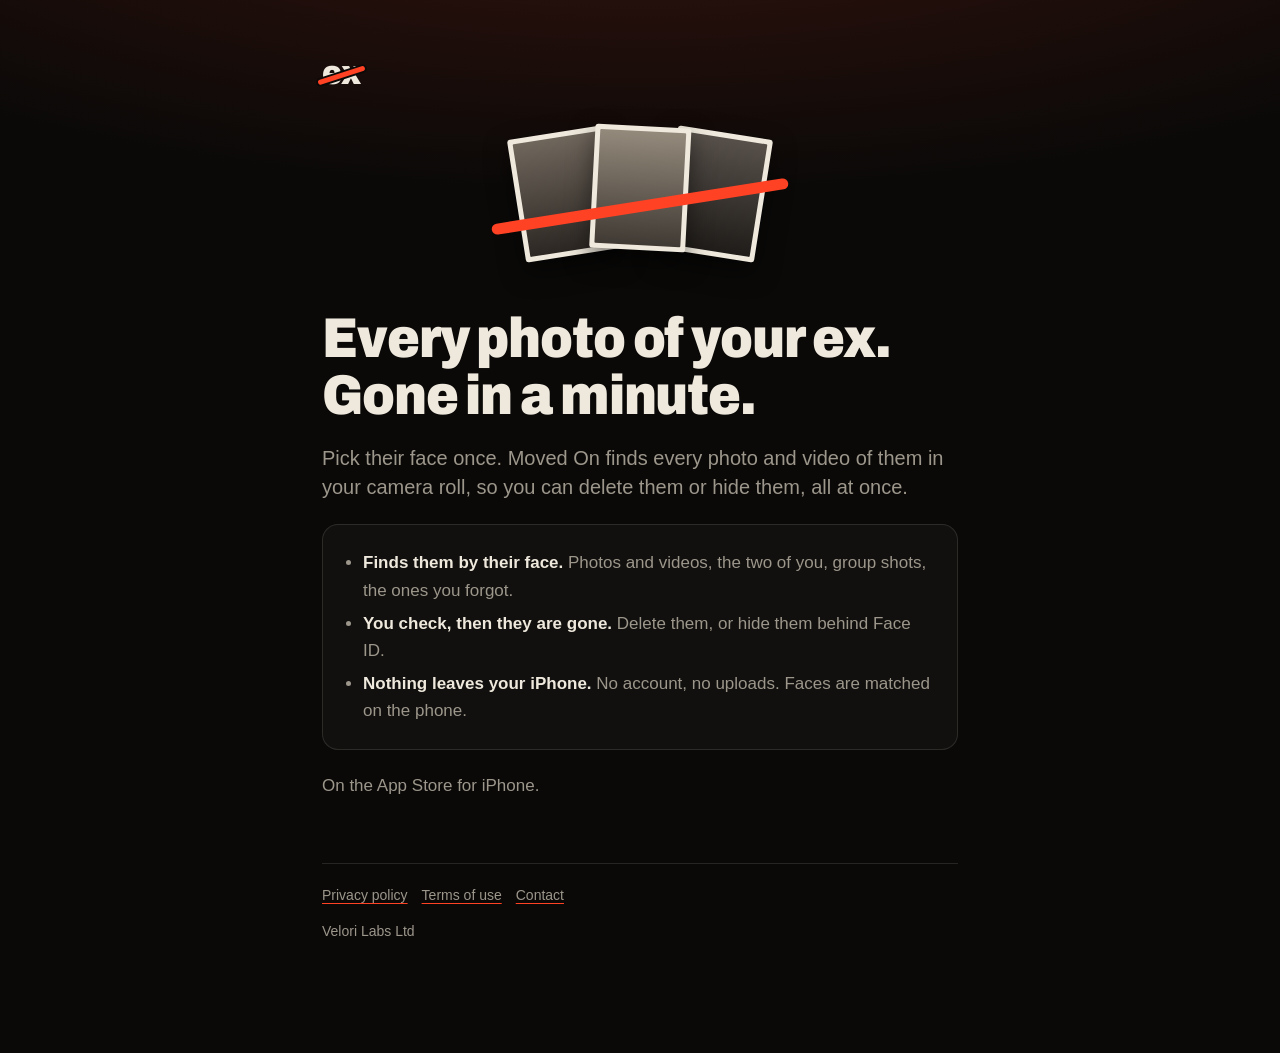
<file: index.html>
<!doctype html>
<html lang="en">
  <head>
    <meta charset="utf-8" />
    <meta name="viewport" content="width=device-width, initial-scale=1" />
    <title>Moved On: Delete Ex Photos</title>
    <meta
      name="description"
      content="Moved On finds every photo and video of your ex in your camera roll, so you can delete or hide them all at once. Everything happens on your iPhone."
    />
    <link rel="stylesheet" href="style.css" />
  </head>
  <body>
    <main>
      <a class="brand" href="./" aria-label="Moved On">ex</a>
      <div class="prints" aria-hidden="true">
        <div class="print"><i></i></div>
        <div class="print"><i></i></div>
        <div class="print"><i></i></div>
      </div>
      <h1>Every photo of your ex. Gone in a minute.</h1>
      <p class="lede">
        Pick their face once. Moved On finds every photo and video of them in your camera roll, so you can
        delete them or hide them, all at once.
      </p>
      <div class="card">
        <ul>
          <li>
            <strong>Finds them by their face.</strong> Photos and videos, the two of you, group shots, the
            ones you forgot.
          </li>
          <li><strong>You check, then they are gone.</strong> Delete them, or hide them behind Face ID.</li>
          <li>
            <strong>Nothing leaves your iPhone.</strong> No account, no uploads. Faces are matched on the
            phone.
          </li>
        </ul>
      </div>
      <p>On the App Store for iPhone.</p>
      <footer>
        <a href="privacy/">Privacy policy</a><a href="terms/">Terms of use</a
        ><a href="mailto:lukazsdev@gmail.com?subject=Moved%20On">Contact</a>
        <p>Velori Labs Ltd</p>
      </footer>
    </main>
  </body>
</html>
</file>
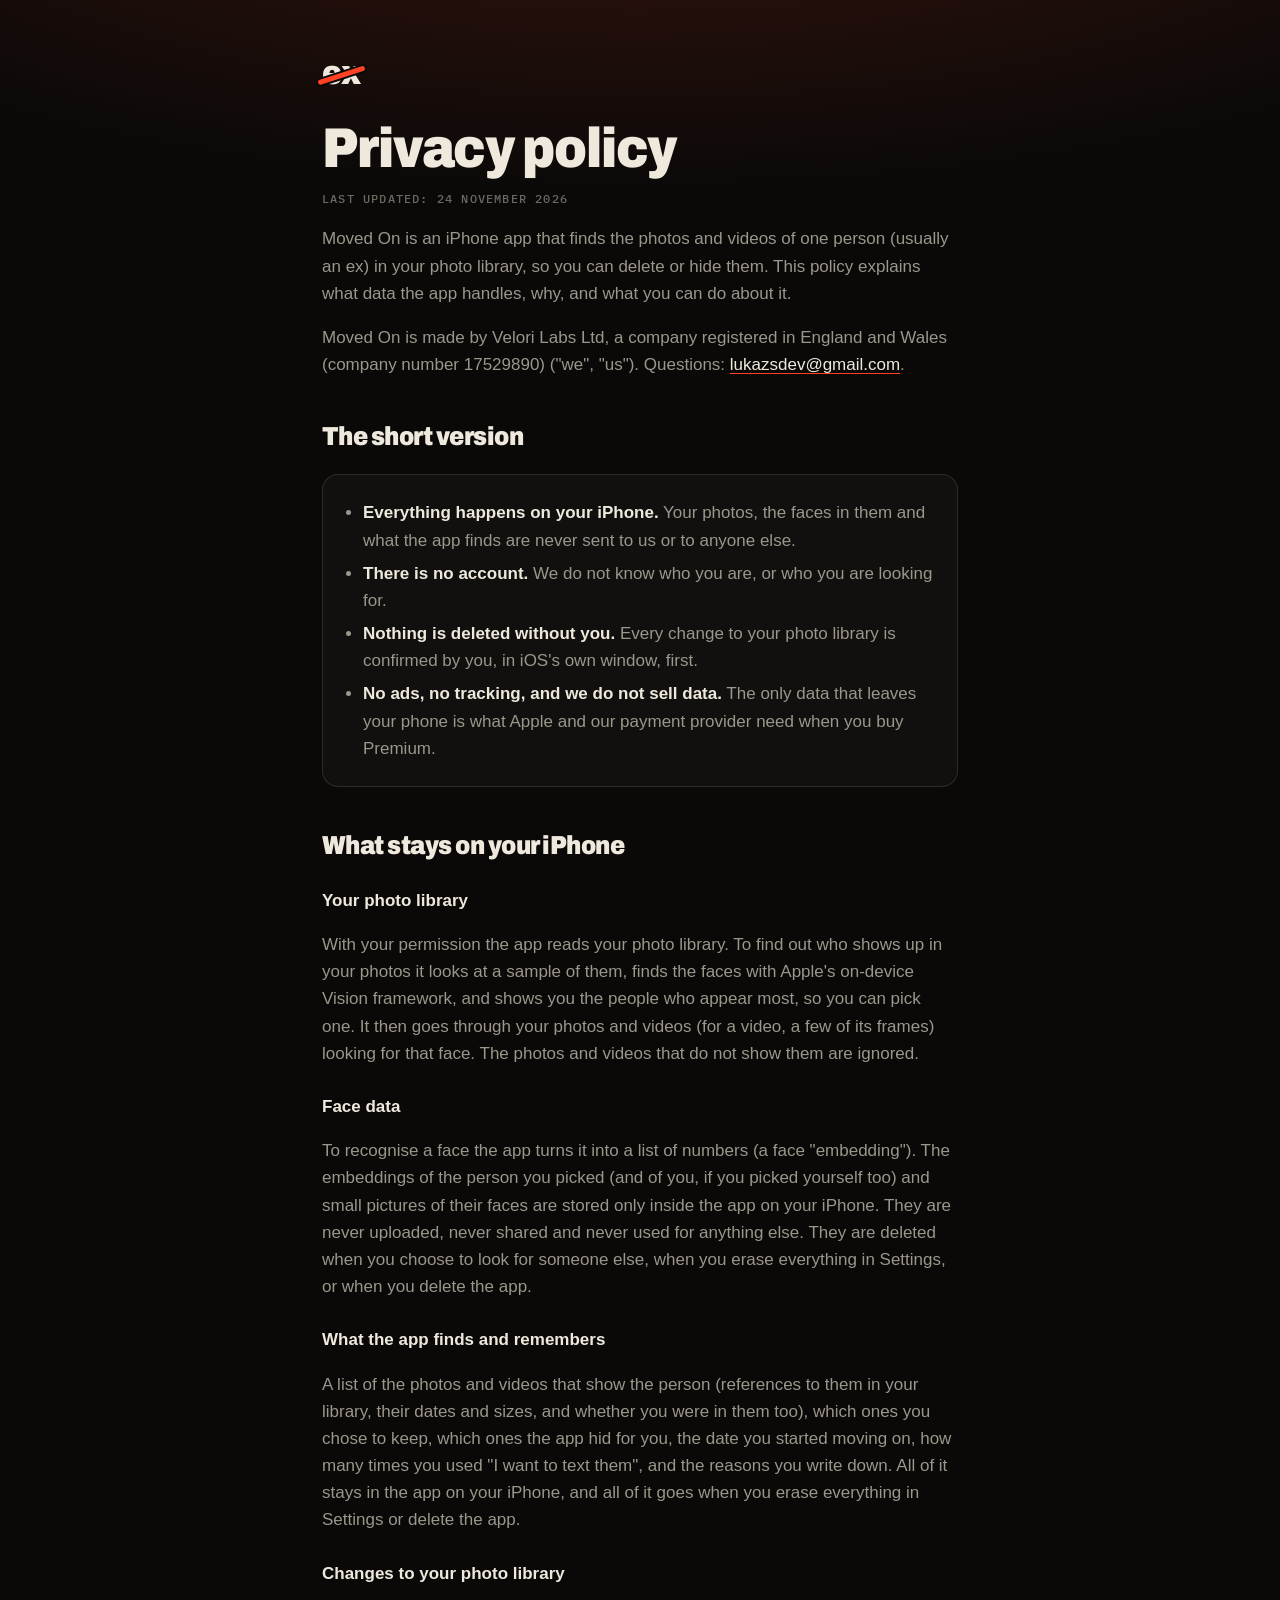
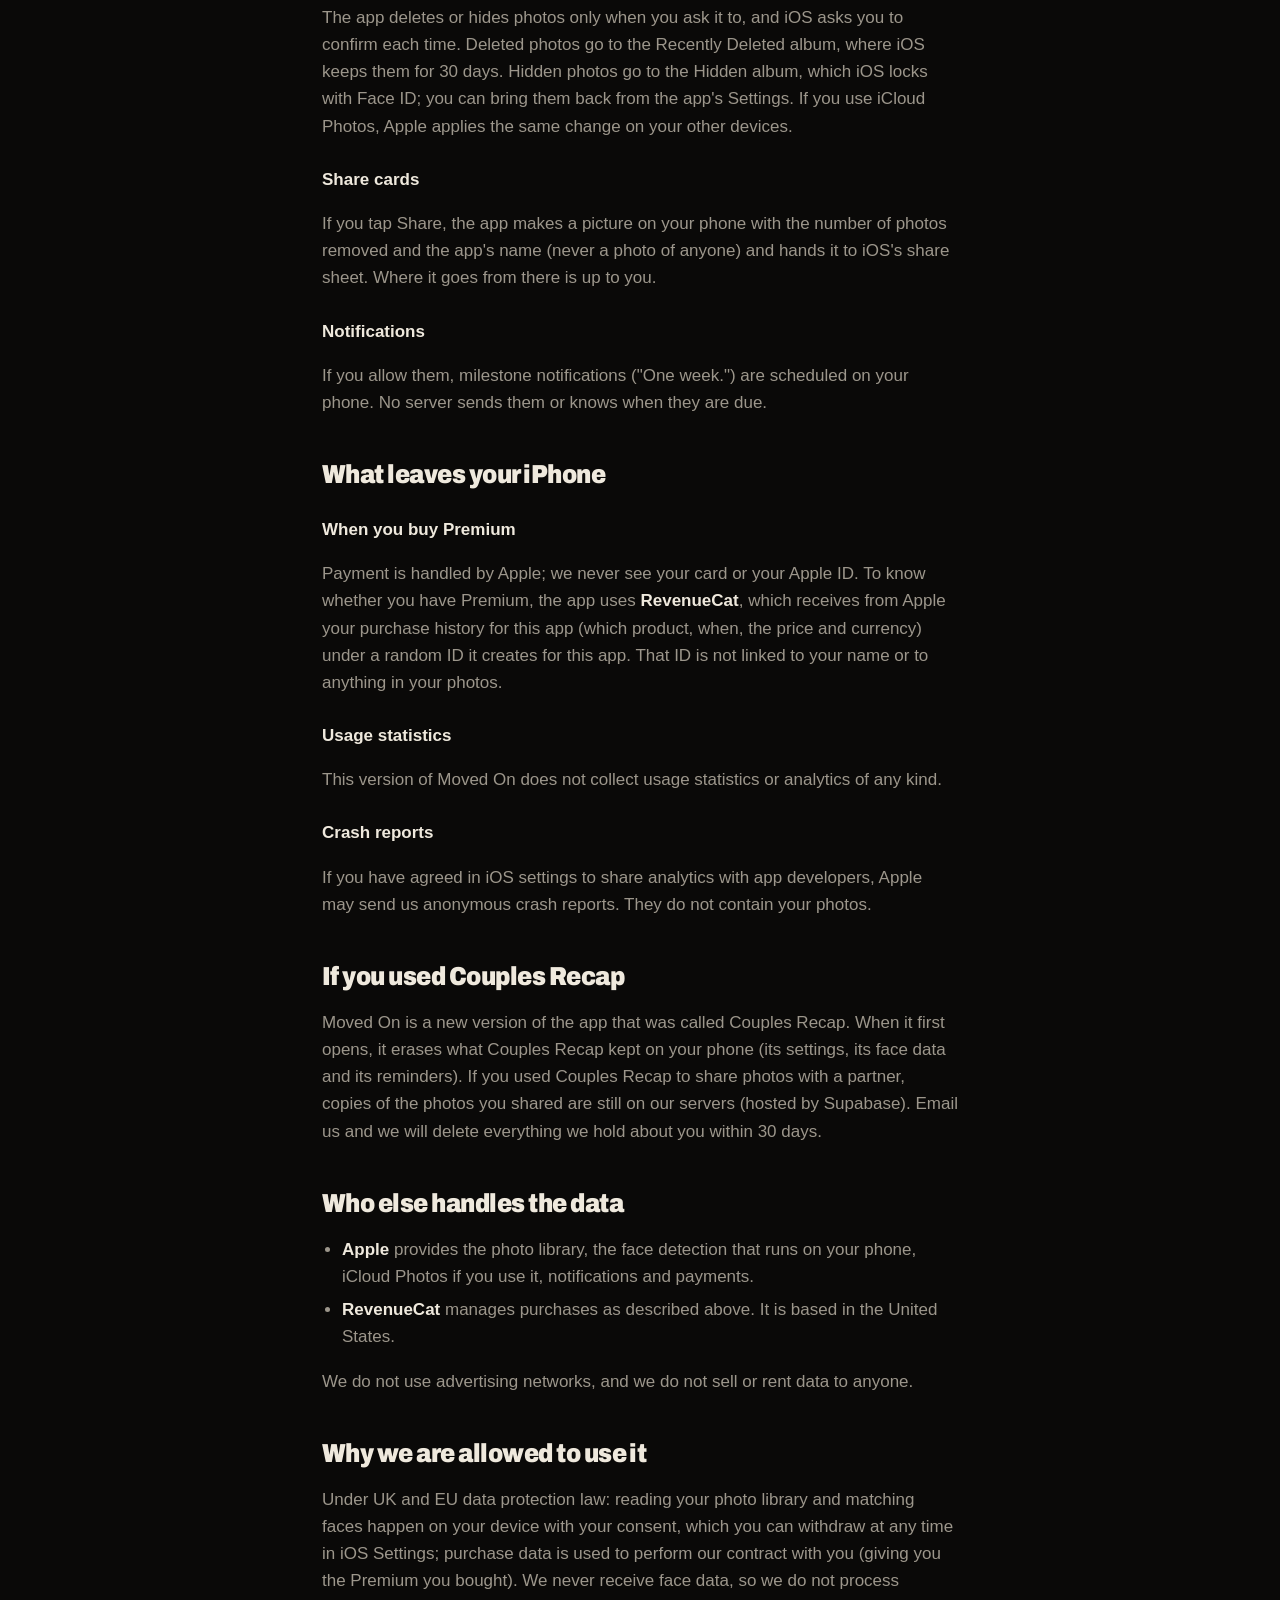
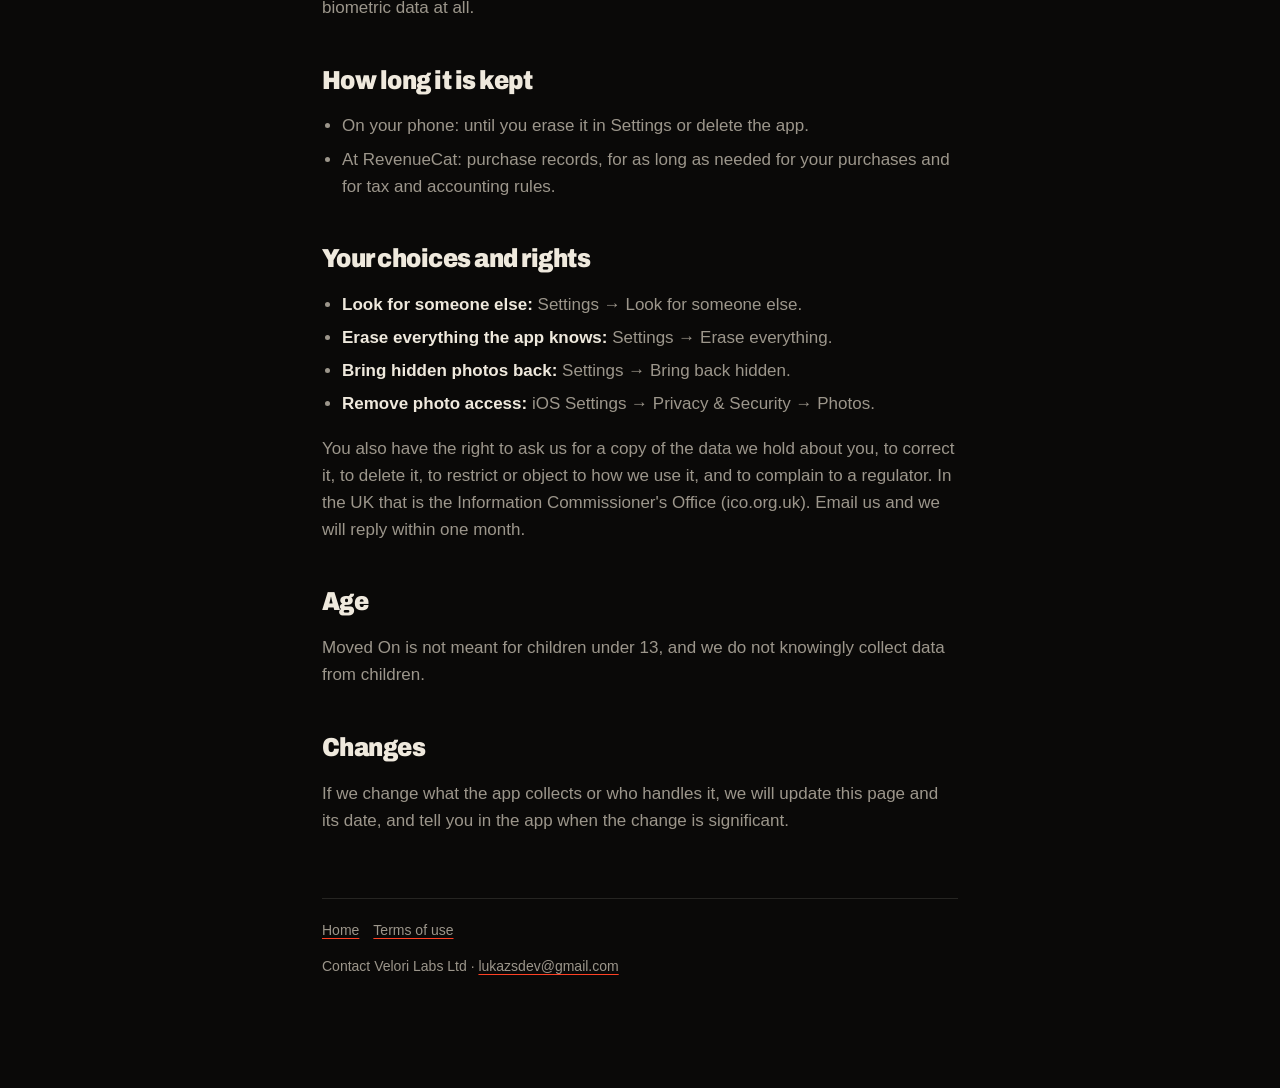
<file: privacy/index.html>
<!doctype html>
<html lang="en">
  <head>
    <meta charset="utf-8" />
    <meta name="viewport" content="width=device-width, initial-scale=1" />
    <title>Privacy policy · Moved On</title>
    <meta name="description" content="What Moved On does with your photos and data, in plain words." />
    <link rel="stylesheet" href="../style.css" />
  </head>
  <body>
    <main>
      <a class="brand" href="../" aria-label="Moved On">ex</a>
      <h1>Privacy policy</h1>
      <p class="updated">Last updated: 24 November 2026</p>

      <p>
        Moved On is an iPhone app that finds the photos and videos of one person (usually an ex) in your photo
        library, so you can delete or hide them. This policy explains what data the app handles, why, and what
        you can do about it.
      </p>
      <p>
        Moved On is made by Velori Labs Ltd, a company registered in England and Wales (company number
        17529890) ("we", "us"). Questions:
        <a href="mailto:lukazsdev@gmail.com?subject=Moved%20On%20privacy">lukazsdev@gmail.com</a>.
      </p>

      <h2>The short version</h2>
      <div class="card">
        <ul>
          <li>
            <strong>Everything happens on your iPhone.</strong> Your photos, the faces in them and what the
            app finds are never sent to us or to anyone else.
          </li>
          <li>
            <strong>There is no account.</strong> We do not know who you are, or who you are looking for.
          </li>
          <li>
            <strong>Nothing is deleted without you.</strong> Every change to your photo library is confirmed
            by you, in iOS's own window, first.
          </li>
          <li>
            <strong>No ads, no tracking, and we do not sell data.</strong> The only data that leaves your
            phone is what Apple and our payment provider need when you buy Premium.
          </li>
        </ul>
      </div>

      <h2>What stays on your iPhone</h2>
      <h3>Your photo library</h3>
      <p>
        With your permission the app reads your photo library. To find out who shows up in your photos it
        looks at a sample of them, finds the faces with Apple's on-device Vision framework, and shows you the
        people who appear most, so you can pick one. It then goes through your photos and videos (for a video,
        a few of its frames) looking for that face. The photos and videos that do not show them are ignored.
      </p>
      <h3>Face data</h3>
      <p>
        To recognise a face the app turns it into a list of numbers (a face "embedding"). The embeddings of
        the person you picked (and of you, if you picked yourself too) and small pictures of their faces are
        stored only inside the app on your iPhone. They are never uploaded, never shared and never used for
        anything else. They are deleted when you choose to look for someone else, when you erase everything in
        Settings, or when you delete the app.
      </p>
      <h3>What the app finds and remembers</h3>
      <p>
        A list of the photos and videos that show the person (references to them in your library, their dates
        and sizes, and whether you were in them too), which ones you chose to keep, which ones the app hid for
        you, the date you started moving on, how many times you used "I want to text them", and the reasons
        you write down. All of it stays in the app on your iPhone, and all of it goes when you erase
        everything in Settings or delete the app.
      </p>
      <h3>Changes to your photo library</h3>
      <p>
        The app deletes or hides photos only when you ask it to, and iOS asks you to confirm each time.
        Deleted photos go to the Recently Deleted album, where iOS keeps them for 30 days. Hidden photos go to
        the Hidden album, which iOS locks with Face ID; you can bring them back from the app's Settings. If
        you use iCloud Photos, Apple applies the same change on your other devices.
      </p>
      <h3>Share cards</h3>
      <p>
        If you tap Share, the app makes a picture on your phone with the number of photos removed and the
        app's name (never a photo of anyone) and hands it to iOS's share sheet. Where it goes from there is up
        to you.
      </p>
      <h3>Notifications</h3>
      <p>
        If you allow them, milestone notifications ("One week.") are scheduled on your phone. No server sends
        them or knows when they are due.
      </p>

      <h2>What leaves your iPhone</h2>
      <h3>When you buy Premium</h3>
      <p>
        Payment is handled by Apple; we never see your card or your Apple ID. To know whether you have
        Premium, the app uses <strong>RevenueCat</strong>, which receives from Apple your purchase history for
        this app (which product, when, the price and currency) under a random ID it creates for this app. That
        ID is not linked to your name or to anything in your photos.
      </p>
      <h3>Usage statistics</h3>
      <p>This version of Moved On does not collect usage statistics or analytics of any kind.</p>
      <h3>Crash reports</h3>
      <p>
        If you have agreed in iOS settings to share analytics with app developers, Apple may send us anonymous
        crash reports. They do not contain your photos.
      </p>

      <h2>If you used Couples Recap</h2>
      <p>
        Moved On is a new version of the app that was called Couples Recap. When it first opens, it erases
        what Couples Recap kept on your phone (its settings, its face data and its reminders). If you used
        Couples Recap to share photos with a partner, copies of the photos you shared are still on our servers
        (hosted by Supabase). Email us and we will delete everything we hold about you within 30 days.
      </p>

      <h2>Who else handles the data</h2>
      <ul>
        <li>
          <strong>Apple</strong> provides the photo library, the face detection that runs on your phone,
          iCloud Photos if you use it, notifications and payments.
        </li>
        <li>
          <strong>RevenueCat</strong> manages purchases as described above. It is based in the United States.
        </li>
      </ul>
      <p>We do not use advertising networks, and we do not sell or rent data to anyone.</p>

      <h2>Why we are allowed to use it</h2>
      <p>
        Under UK and EU data protection law: reading your photo library and matching faces happen on your
        device with your consent, which you can withdraw at any time in iOS Settings; purchase data is used to
        perform our contract with you (giving you the Premium you bought). We never receive face data, so we
        do not process biometric data at all.
      </p>

      <h2>How long it is kept</h2>
      <ul>
        <li>On your phone: until you erase it in Settings or delete the app.</li>
        <li>
          At RevenueCat: purchase records, for as long as needed for your purchases and for tax and accounting
          rules.
        </li>
      </ul>

      <h2>Your choices and rights</h2>
      <ul>
        <li><strong>Look for someone else:</strong> Settings → Look for someone else.</li>
        <li><strong>Erase everything the app knows:</strong> Settings → Erase everything.</li>
        <li><strong>Bring hidden photos back:</strong> Settings → Bring back hidden.</li>
        <li><strong>Remove photo access:</strong> iOS Settings → Privacy & Security → Photos.</li>
      </ul>
      <p>
        You also have the right to ask us for a copy of the data we hold about you, to correct it, to delete
        it, to restrict or object to how we use it, and to complain to a regulator. In the UK that is the
        Information Commissioner's Office (ico.org.uk). Email us and we will reply within one month.
      </p>

      <h2>Age</h2>
      <p>Moved On is not meant for children under 13, and we do not knowingly collect data from children.</p>

      <h2>Changes</h2>
      <p>
        If we change what the app collects or who handles it, we will update this page and its date, and tell
        you in the app when the change is significant.
      </p>

      <footer>
        <a href="../">Home</a><a href="../terms/">Terms of use</a>
        <p>
          Contact Velori Labs Ltd ·
          <a href="mailto:lukazsdev@gmail.com?subject=Moved%20On%20privacy">lukazsdev@gmail.com</a>
        </p>
      </footer>
    </main>
  </body>
</html>
</file>
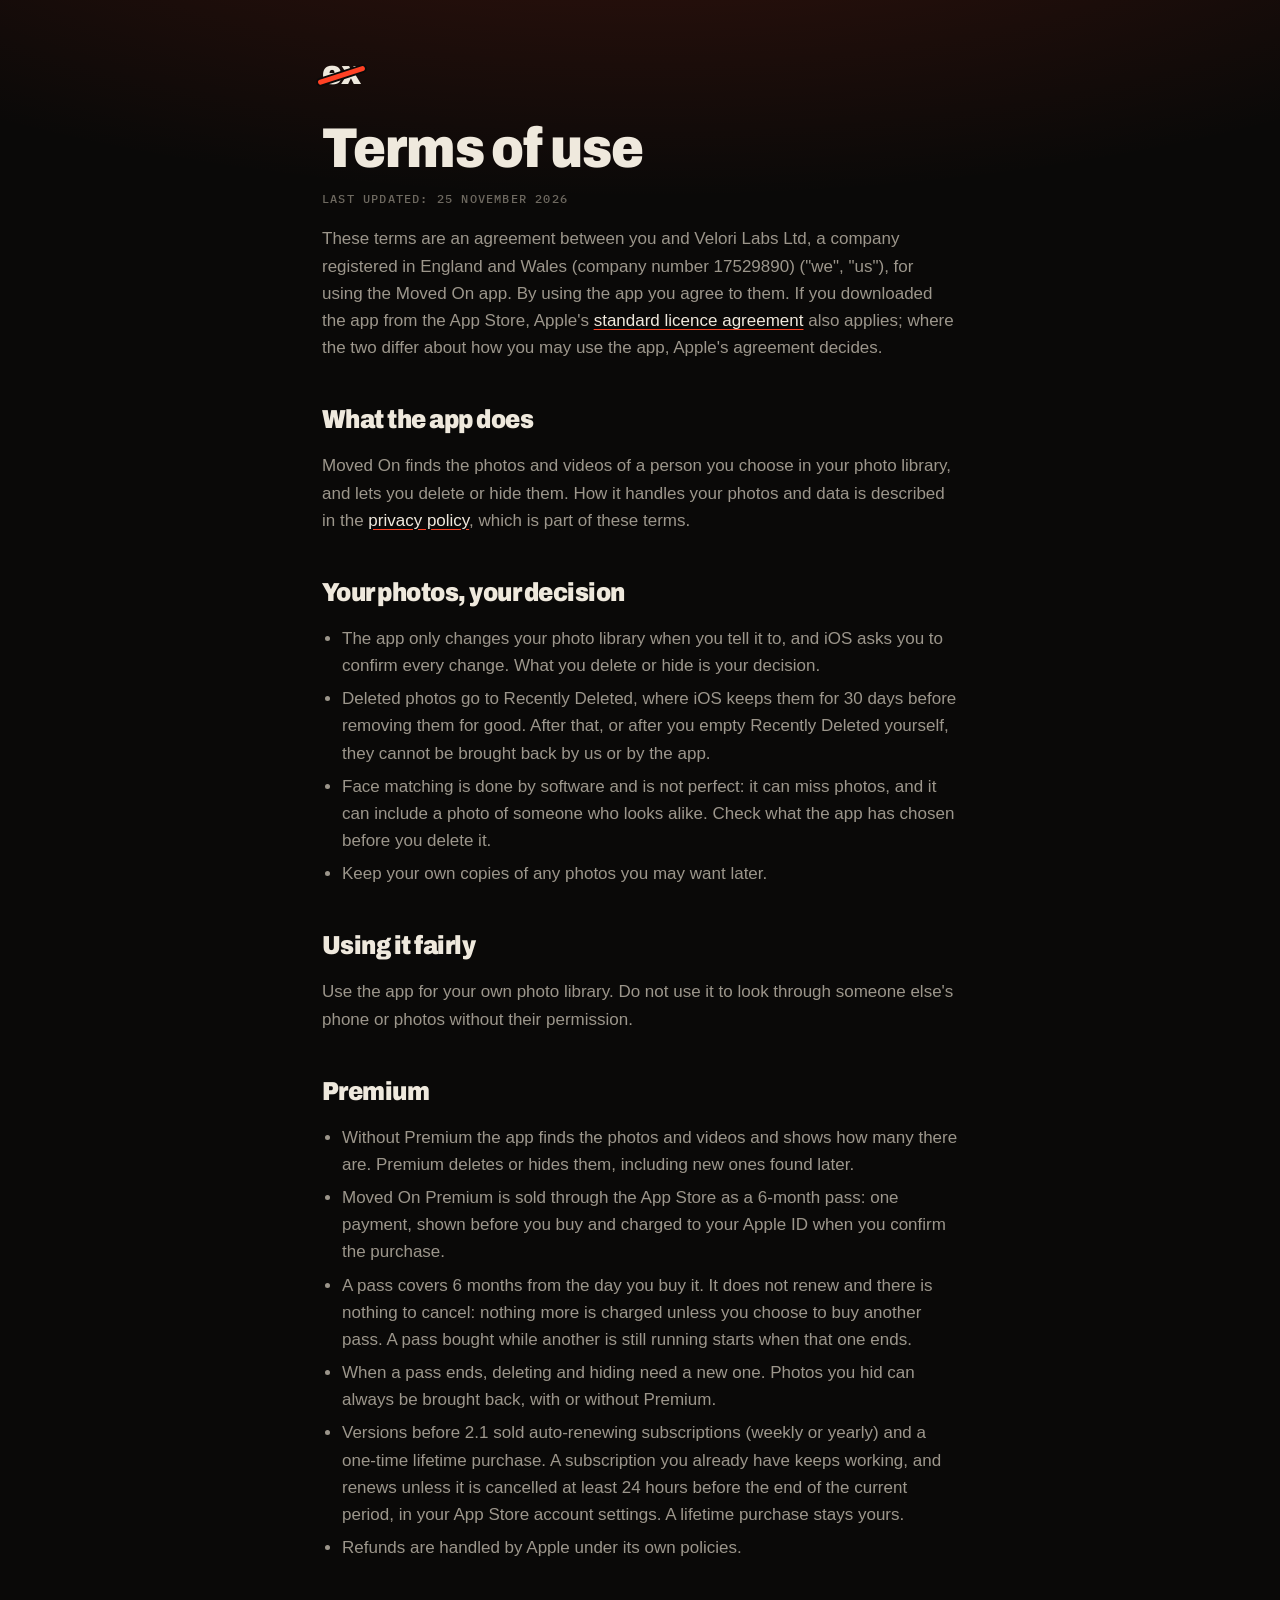
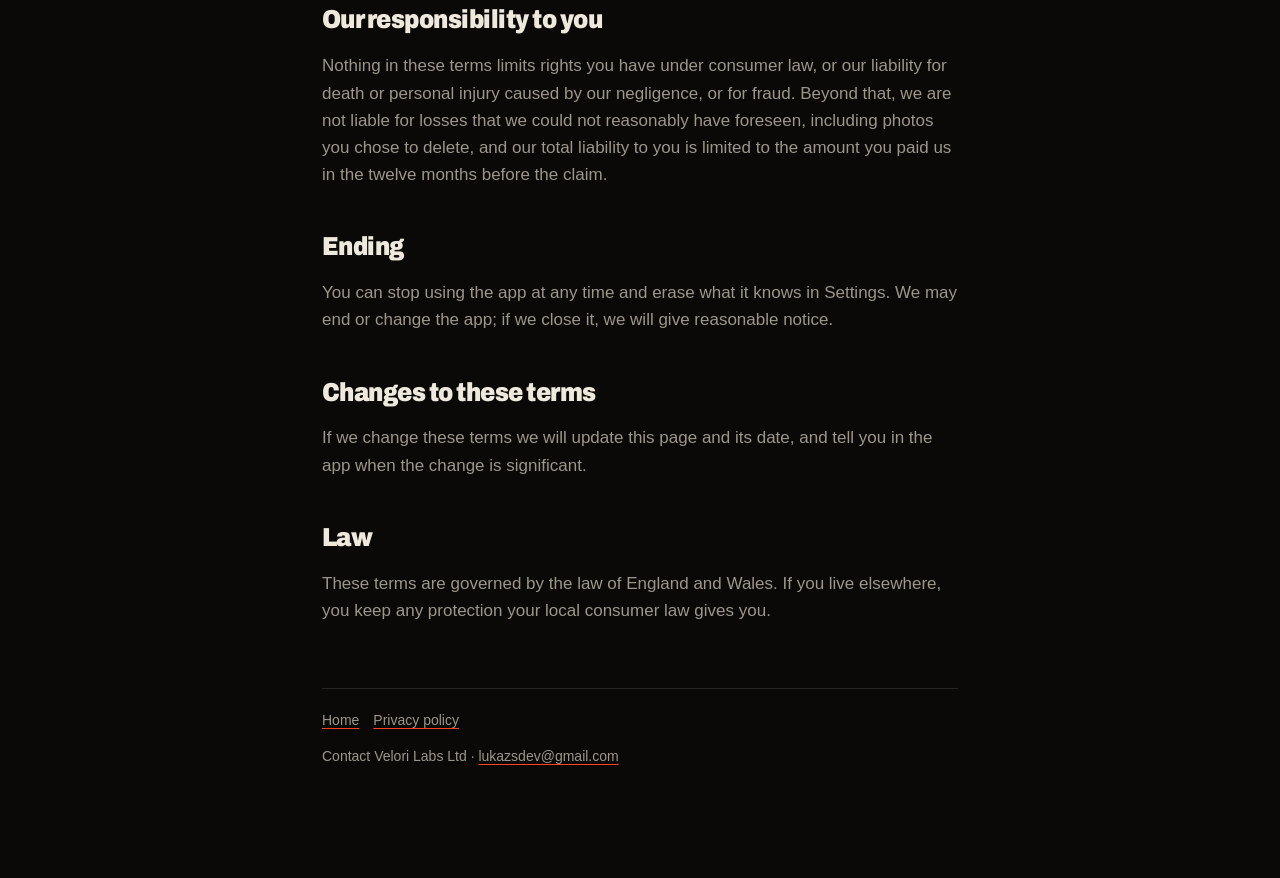
<file: terms/index.html>
<!doctype html>
<html lang="en">
  <head>
    <meta charset="utf-8" />
    <meta name="viewport" content="width=device-width, initial-scale=1" />
    <title>Terms of use · Moved On</title>
    <meta name="description" content="The terms for using Moved On." />
    <link rel="stylesheet" href="../style.css" />
  </head>
  <body>
    <main>
      <a class="brand" href="../" aria-label="Moved On">ex</a>
      <h1>Terms of use</h1>
      <p class="updated">Last updated: 25 November 2026</p>

      <p>
        These terms are an agreement between you and Velori Labs Ltd, a company registered in England and
        Wales (company number 17529890) ("we", "us"), for using the Moved On app. By using the app you agree
        to them. If you downloaded the app from the App Store, Apple's
        <a href="https://www.apple.com/legal/internet-services/itunes/dev/stdeula/"
          >standard licence agreement</a
        >
        also applies; where the two differ about how you may use the app, Apple's agreement decides.
      </p>

      <h2>What the app does</h2>
      <p>
        Moved On finds the photos and videos of a person you choose in your photo library, and lets you delete
        or hide them. How it handles your photos and data is described in the
        <a href="../privacy/">privacy policy</a>, which is part of these terms.
      </p>

      <h2>Your photos, your decision</h2>
      <ul>
        <li>
          The app only changes your photo library when you tell it to, and iOS asks you to confirm every
          change. What you delete or hide is your decision.
        </li>
        <li>
          Deleted photos go to Recently Deleted, where iOS keeps them for 30 days before removing them for
          good. After that, or after you empty Recently Deleted yourself, they cannot be brought back by us or
          by the app.
        </li>
        <li>
          Face matching is done by software and is not perfect: it can miss photos, and it can include a photo
          of someone who looks alike. Check what the app has chosen before you delete it.
        </li>
        <li>Keep your own copies of any photos you may want later.</li>
      </ul>

      <h2>Using it fairly</h2>
      <p>
        Use the app for your own photo library. Do not use it to look through someone else's phone or photos
        without their permission.
      </p>

      <h2>Premium</h2>
      <ul>
        <li>
          Without Premium the app finds the photos and videos and shows how many there are. Premium deletes or
          hides them, including new ones found later.
        </li>
        <li>
          Moved On Premium is sold through the App Store as a 6-month pass: one payment, shown before you buy
          and charged to your Apple ID when you confirm the purchase.
        </li>
        <li>
          A pass covers 6 months from the day you buy it. It does not renew and there is nothing to cancel:
          nothing more is charged unless you choose to buy another pass. A pass bought while another is still
          running starts when that one ends.
        </li>
        <li>
          When a pass ends, deleting and hiding need a new one. Photos you hid can always be brought back,
          with or without Premium.
        </li>
        <li>
          Versions before 2.1 sold auto-renewing subscriptions (weekly or yearly) and a one-time lifetime
          purchase. A subscription you already have keeps working, and renews unless it is cancelled at least
          24 hours before the end of the current period, in your App Store account settings. A lifetime
          purchase stays yours.
        </li>
        <li>Refunds are handled by Apple under its own policies.</li>
      </ul>

      <h2>Our responsibility to you</h2>
      <p>
        Nothing in these terms limits rights you have under consumer law, or our liability for death or
        personal injury caused by our negligence, or for fraud. Beyond that, we are not liable for losses that
        we could not reasonably have foreseen, including photos you chose to delete, and our total liability
        to you is limited to the amount you paid us in the twelve months before the claim.
      </p>

      <h2>Ending</h2>
      <p>
        You can stop using the app at any time and erase what it knows in Settings. We may end or change the
        app; if we close it, we will give reasonable notice.
      </p>

      <h2>Changes to these terms</h2>
      <p>
        If we change these terms we will update this page and its date, and tell you in the app when the
        change is significant.
      </p>

      <h2>Law</h2>
      <p>
        These terms are governed by the law of England and Wales. If you live elsewhere, you keep any
        protection your local consumer law gives you.
      </p>

      <footer>
        <a href="../">Home</a><a href="../privacy/">Privacy policy</a>
        <p>
          Contact Velori Labs Ltd ·
          <a href="mailto:lukazsdev@gmail.com?subject=Moved%20On">lukazsdev@gmail.com</a>
        </p>
      </footer>
    </main>
  </body>
</html>
</file>
<file: style.css>
/* Moved On public pages. No scripts, no tracking, and nothing loaded from another site: the two
   fonts are served from here (fonts/, SIL Open Font License). */
@font-face {
  font-family: 'Archivo SemiCondensed';
  src: url('fonts/ArchivoSemiCondensed-Black.ttf') format('truetype');
  font-weight: 900;
  font-display: swap;
}
@font-face {
  font-family: 'IBM Plex Mono';
  src: url('fonts/IBMPlexMono-Medium.ttf') format('truetype');
  font-weight: 500;
  font-display: swap;
}
:root {
  --ink: #0a0908;
  --bone: #efe9dd;
  --muted: #9c968b;
  --faint: #6e6960;
  --ember: #ff4124;
  --line: rgba(239, 233, 221, 0.12);
  --display: 'Archivo SemiCondensed', 'Helvetica Neue', Helvetica, Arial, sans-serif;
  --mono: 'IBM Plex Mono', ui-monospace, 'SF Mono', Menlo, monospace;
}
* {
  box-sizing: border-box;
}
html {
  -webkit-text-size-adjust: 100%;
}
body {
  margin: 0;
  min-height: 100vh;
  background:
    radial-gradient(120% 60% at 50% -20%, rgba(255, 65, 36, 0.2), rgba(255, 65, 36, 0) 70%), var(--ink);
  background-attachment: fixed;
  color: var(--bone);
  font:
    17px/1.6 -apple-system,
    BlinkMacSystemFont,
    'Segoe UI',
    Roboto,
    Helvetica,
    Arial,
    sans-serif;
}
main {
  max-width: 680px;
  margin: 0 auto;
  padding: 56px 22px 96px;
}
/* The mark: "ex", struck through. */
.brand {
  position: relative;
  display: inline-block;
  font-family: var(--display);
  font-weight: 900;
  font-size: 34px;
  line-height: 1;
  letter-spacing: -0.03em;
  color: var(--bone);
  text-decoration: none;
}
.brand::after {
  content: '';
  position: absolute;
  left: -14%;
  right: -14%;
  top: 58%;
  height: 0.15em;
  margin-top: -0.075em;
  border-radius: 1em;
  background: var(--ember);
  box-shadow: 0 0 0 0.055em var(--ink);
  transform: rotate(-18deg);
}
h1,
h2 {
  font-family: var(--display);
  font-weight: 900;
  letter-spacing: -0.02em;
}
h1 {
  font-size: clamp(38px, 8vw, 56px);
  line-height: 1.02;
  margin: 28px 0 12px;
}
h2 {
  font-size: 26px;
  line-height: 1.15;
  margin: 44px 0 8px;
}
h3 {
  font-size: 17px;
  margin: 26px 0 4px;
}
p,
li {
  color: var(--muted);
}
strong {
  color: var(--bone);
  font-weight: 600;
}
a {
  color: var(--bone);
  text-decoration-color: var(--ember);
  text-underline-offset: 3px;
}
ul {
  padding-left: 20px;
}
li {
  margin: 6px 0;
}
.lede {
  font-size: 20px;
  line-height: 1.45;
  color: var(--muted);
}
.updated {
  font-family: var(--mono);
  font-size: 12px;
  letter-spacing: 0.1em;
  text-transform: uppercase;
  color: var(--faint);
}
.card {
  border: 1px solid var(--line);
  background: rgba(239, 233, 221, 0.03);
  border-radius: 16px;
  padding: 18px 20px;
  margin: 22px 0;
}
.card ul {
  margin: 0;
}
/* Three prints with a red line struck across them. */
.prints {
  position: relative;
  display: flex;
  justify-content: center;
  height: 150px;
  margin: 40px 0 6px;
}
.prints::after {
  content: '';
  position: absolute;
  left: 50%;
  top: 50%;
  width: 300px;
  height: 11px;
  margin: -6px 0 0 -150px;
  border-radius: 11px;
  background: var(--ember);
  transform: rotate(-9deg);
  z-index: 2;
}
.print {
  width: 96px;
  height: 124px;
  background: var(--bone);
  padding: 5px;
  border-radius: 3px;
  box-shadow: 0 10px 24px rgba(0, 0, 0, 0.5);
  margin: 0 -10px;
}
.print i {
  display: block;
  width: 100%;
  height: 100%;
  border-radius: 1px;
}
.print:nth-child(1) {
  transform: rotate(-9deg);
}
.print:nth-child(1) i {
  background: linear-gradient(#6f665c, #2c2723);
}
.print:nth-child(2) {
  transform: rotate(3deg) translateY(-6px);
  z-index: 1;
}
.print:nth-child(2) i {
  background: linear-gradient(#948a7c, #403a34);
}
.print:nth-child(3) {
  transform: rotate(9deg);
}
.print:nth-child(3) i {
  background: linear-gradient(#57504a, #1f1c19);
}
footer {
  margin-top: 64px;
  padding-top: 20px;
  border-top: 1px solid var(--line);
  font-size: 14px;
  color: var(--faint);
}
footer a {
  color: var(--muted);
  margin-right: 14px;
}
</file>
